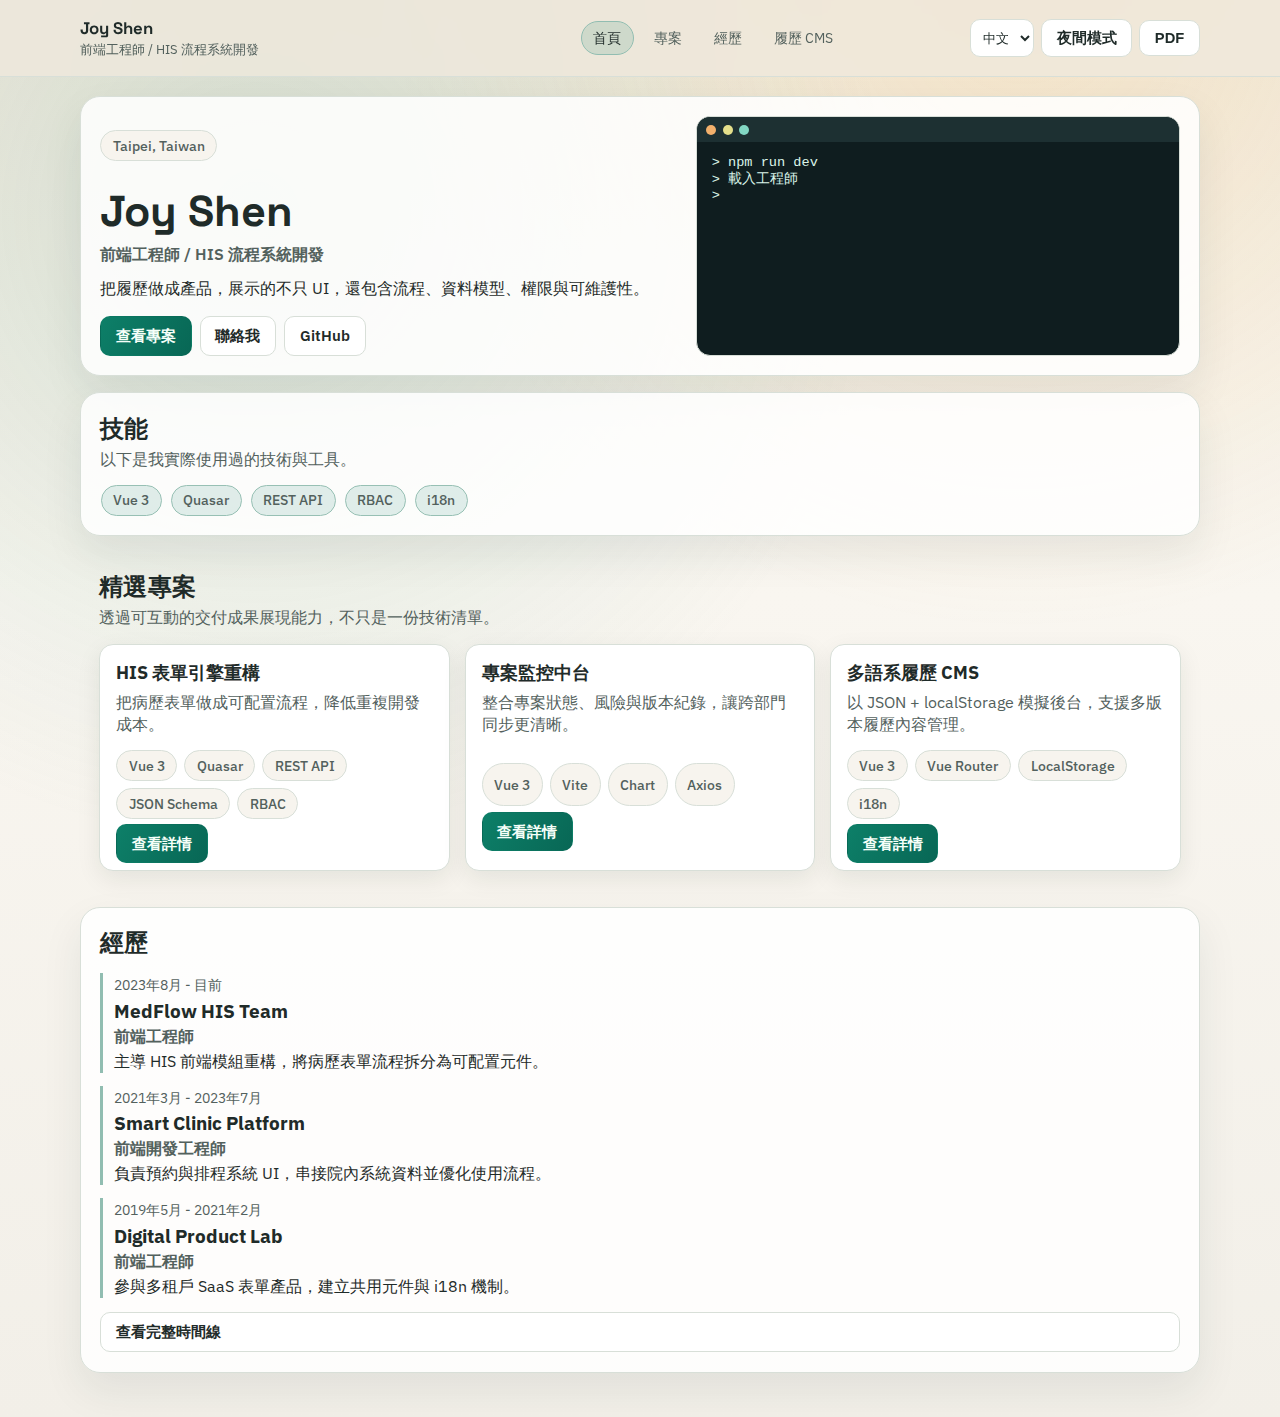
<file: index.html>
<!doctype html>
<html lang="en">
  <head>
    <meta charset="UTF-8" />
    <link rel="icon" type="image/svg+xml" href="/vite.svg" />
    <meta name="viewport" content="width=device-width, initial-scale=1.0" />
    <title>resume</title>
    <script type="module" crossorigin src="/assets/index-CC2-t0Cb.js"></script>
    <link rel="stylesheet" crossorigin href="/assets/index-DJk3wEJM.css">
  </head>
  <body>
    <div id="app"></div>
  </body>
</html>
</file>
<file: assets/index-DJk3wEJM.css>
@import"https://fonts.googleapis.com/css2?family=IBM+Plex+Sans:wght@400;500;600;700&family=Space+Grotesk:wght@500;700&display=swap";:root{--bg-base: #efe9dd;--bg-accent: #dde5d8;--bg-glow-1: rgba(98, 162, 136, .2);--bg-glow-2: rgba(255, 202, 121, .22);--bg-grad-mid: #f9f6f0;--bg-grad-end: #f2efe8;--surface: rgba(255, 255, 255, .86);--surface-strong: #ffffff;--surface-muted: #f7f4ee;--text-main: #1f2b29;--text-soft: #53615d;--accent: #0d7f68;--accent-strong: #086755;--danger: #b8473f;--danger-strong: #8b2f2f;--border: #d8dfd8;--btn-hover-border: #b8c8c3;--btn-hover-shadow: 0 6px 16px rgba(8, 26, 22, .1);--focus-ring: rgba(13, 127, 104, .3);--loading-border: #acc4bc;--loading-bg: rgba(255, 255, 255, .6);--shadow-soft: 0 18px 40px rgba(27, 56, 49, .08);--shadow-card: 0 8px 24px rgba(18, 34, 31, .08);--radius-lg: 20px;--radius-md: 14px;--radius-sm: 10px;--container: 1120px}*{box-sizing:border-box}body{margin:0;min-width:320px;font-family:IBM Plex Sans,Noto Sans TC,sans-serif;background:var(--bg-base)}#app{min-height:100vh}a{color:inherit;text-decoration:none}.app-shell{min-height:100vh;color:var(--text-main);background:radial-gradient(circle at 20% 15%,var(--bg-glow-1),transparent 40%),radial-gradient(circle at 80% 0%,var(--bg-glow-2),transparent 36%),linear-gradient(180deg,var(--bg-base),var(--bg-grad-mid) 42%,var(--bg-grad-end) 100%)}.app-main{width:min(var(--container),100% - 2.2rem);margin:0 auto;padding:1.2rem 0 2.8rem}.panel{background:var(--surface);border:1px solid var(--border);border-radius:var(--radius-lg);box-shadow:var(--shadow-soft)}.card{background:var(--surface-strong);border:1px solid var(--border);border-radius:var(--radius-md);box-shadow:var(--shadow-card)}.section-title{margin:0;font-family:Space Grotesk,IBM Plex Sans,sans-serif;letter-spacing:.01em;font-weight:700}.section-desc{margin:0;color:var(--text-soft)}.pill{display:inline-flex;align-items:center;gap:.35rem;border:1px solid var(--border);border-radius:999px;padding:.34rem .72rem;background:var(--surface-muted);color:var(--text-soft);font-size:.86rem;font-weight:500}.btn{border:1px solid var(--border);border-radius:10px;padding:.56rem .92rem;font-size:.92rem;font-weight:600;color:var(--text-main);background:var(--surface-strong);cursor:pointer;transition:transform .15s ease,box-shadow .15s ease,border-color .2s ease}.btn:hover{transform:translateY(-1px);border-color:var(--btn-hover-border);box-shadow:var(--btn-hover-shadow)}.btn:focus-visible{outline:3px solid var(--focus-ring);outline-offset:2px}.btn-primary{border-color:transparent;color:#f6fff9;background:linear-gradient(120deg,var(--accent),var(--accent-strong))}.btn-danger{border-color:transparent;color:#fff4f2;background:linear-gradient(120deg,var(--danger),var(--danger-strong))}.text-input,.text-area,.select-input{width:100%;border:1px solid var(--border);border-radius:var(--radius-sm);background:var(--surface-strong);color:var(--text-main);font:inherit;padding:.62rem .72rem}.text-area{min-height:110px;resize:vertical}.text-input::placeholder,.text-area::placeholder{color:var(--text-soft);opacity:.85}.loading-panel{padding:2.2rem;text-align:center;border-radius:var(--radius-lg);border:1px dashed var(--loading-border);background:var(--loading-bg);color:var(--text-soft)}[data-theme=midnight]{--bg-base: #0d1117;--bg-accent: #161b22;--bg-glow-1: rgba(47, 129, 247, .16);--bg-glow-2: rgba(56, 139, 253, .08);--bg-grad-mid: #0d1117;--bg-grad-end: #010409;--surface: rgba(22, 27, 34, .9);--surface-strong: #161b22;--surface-muted: #21262d;--text-main: #c9d1d9;--text-soft: #a6b2bf;--accent: #2f81f7;--accent-strong: #1f6feb;--danger: #f85149;--danger-strong: #da3633;--border: #30363d;--btn-hover-border: #8b949e;--btn-hover-shadow: 0 4px 16px rgba(1, 4, 9, .45);--focus-ring: rgba(56, 139, 253, .45);--loading-border: #30363d;--loading-bg: rgba(13, 17, 23, .65);--shadow-soft: 0 20px 44px rgba(1, 4, 9, .45);--shadow-card: 0 9px 22px rgba(1, 4, 9, .35)}[data-theme=midnight] .section-desc,[data-theme=midnight] .pill,[data-theme=midnight] .brand span,[data-theme=midnight] .nav-link,[data-theme=midnight] .timeline-item__period,[data-theme=midnight] .timeline-item__role,[data-theme=midnight] .result-count,[data-theme=midnight] .empty-state,[data-theme=midnight] .empty-skill,[data-theme=midnight] .field-label span{color:#b3bfcb}[data-theme=midnight] .text-input::placeholder,[data-theme=midnight] .text-area::placeholder{color:#98a4b3;opacity:1}@media(max-width:880px){.app-main{width:min(var(--container),100% - 1.2rem)}}@media print{body,.app-shell{background:#fff}.app-main{width:100%;padding:0}.no-print{display:none!important}.panel,.card{box-shadow:none!important;border:1px solid #d6d6d6}}.topbar[data-v-03f45039]{position:sticky;top:0;z-index:20;-webkit-backdrop-filter:blur(10px);backdrop-filter:blur(10px);background:color-mix(in srgb,var(--bg-base) 76%,transparent);border-bottom:1px solid var(--border)}.topbar__inner[data-v-03f45039]{width:min(var(--container),100% - 2.2rem);margin:0 auto;min-height:76px;display:grid;align-items:center;gap:.9rem;grid-template-columns:1.3fr 1fr auto}.brand[data-v-03f45039]{display:flex;flex-direction:column;gap:.1rem;color:var(--text-main)}.brand strong[data-v-03f45039]{font-family:Space Grotesk,IBM Plex Sans,sans-serif;font-size:1.05rem}.brand span[data-v-03f45039]{font-size:.84rem;color:var(--text-soft)}.nav-links[data-v-03f45039]{display:flex;gap:.45rem;flex-wrap:wrap}.nav-link[data-v-03f45039]{border-radius:999px;padding:.42rem .72rem;font-size:.88rem;border:1px solid transparent;color:var(--text-soft)}.nav-link.is-active[data-v-03f45039]{border-color:color-mix(in srgb,var(--accent) 35%,var(--border));background:color-mix(in srgb,var(--accent) 14%,transparent);color:var(--text-main)}.toolbar[data-v-03f45039]{display:flex;align-items:center;gap:.42rem}.compact[data-v-03f45039]{width:auto;padding:.52rem;font-size:.82rem}@media(max-width:1020px){.topbar__inner[data-v-03f45039]{width:min(var(--container),100% - 1.2rem);padding:.62rem 0;grid-template-columns:1fr}.toolbar[data-v-03f45039]{flex-wrap:wrap}}.terminal[data-v-c139fe5f]{border:1px solid var(--border);border-radius:var(--radius-md);overflow:hidden;background:#0f1d1f}.terminal__head[data-v-c139fe5f]{display:flex;gap:.4rem;align-items:center;padding:.46rem .56rem;background:#1d3032}.terminal__head span[data-v-c139fe5f]{width:.62rem;height:.62rem;border-radius:999px;background:#f3b06c}.terminal__head span[data-v-c139fe5f]:nth-child(2){background:#e4df8b}.terminal__head span[data-v-c139fe5f]:nth-child(3){background:#82d7c3}.terminal__body[data-v-c139fe5f]{margin:0;padding:.8rem .9rem;color:#daf4e9;font-family:IBM Plex Sans,monospace;font-size:.85rem;min-height:7.6rem}.terminal__body code[data-v-c139fe5f]{display:block;white-space:pre-wrap}.terminal__cursor[data-v-c139fe5f]{color:#81dbc4}.project-card[data-v-398fa324]{display:grid;gap:.9rem;padding:1rem}.project-card h3[data-v-398fa324]{margin:0;font-size:1.1rem}.project-card p[data-v-398fa324]{margin:.45rem 0 0;color:var(--text-soft)}.tag-list[data-v-398fa324]{display:flex;gap:.44rem;flex-wrap:wrap}.home-grid[data-v-78532699]{display:grid;gap:1rem}.hero[data-v-78532699]{display:grid;gap:1rem;padding:1.2rem;grid-template-columns:1.2fr 1fr}.hero h1[data-v-78532699]{margin:.5rem 0 0;font-size:clamp(1.9rem,4vw,2.7rem);font-family:Space Grotesk,IBM Plex Sans,sans-serif}.hero__title[data-v-78532699]{margin:.3rem 0 0;color:var(--text-soft);font-weight:600}.hero__summary[data-v-78532699]{margin:.8rem 0 0;max-width:60ch}.hero__actions[data-v-78532699]{margin-top:1rem;display:flex;gap:.5rem;flex-wrap:wrap}.section[data-v-78532699]{display:grid;gap:.9rem;padding:1.2rem}.section-head[data-v-78532699]{display:grid;gap:.25rem}.skills-cloud[data-v-78532699]{display:flex;flex-wrap:wrap;gap:.5rem}.skill-chip[data-v-78532699]{border-color:color-mix(in srgb,var(--accent) 32%,var(--border));background:color-mix(in srgb,var(--accent) 12%,transparent);margin:0 .5px}.empty-skill[data-v-78532699]{margin:0;color:var(--text-soft)}.project-grid[data-v-78532699]{display:grid;gap:.9rem;grid-template-columns:repeat(3,minmax(0,1fr))}.timeline-preview[data-v-78532699]{display:grid;gap:.8rem}.timeline-item[data-v-78532699]{border-left:3px solid color-mix(in srgb,var(--accent) 35%,var(--border));padding-left:.7rem}.timeline-item h3[data-v-78532699],.timeline-item p[data-v-78532699]{margin:.2rem 0 0}.timeline-item__period[data-v-78532699]{color:var(--text-soft);font-size:.85rem}.timeline-item__role[data-v-78532699]{color:var(--text-soft);font-weight:600}@media(max-width:960px){.hero[data-v-78532699],.project-grid[data-v-78532699]{grid-template-columns:1fr}}.filters[data-v-c9ee564e]{display:flex;gap:.5rem;flex-wrap:wrap}.filters .btn[data-v-c9ee564e]{padding:.42rem .72rem;font-size:.82rem}.filters .btn.is-active[data-v-c9ee564e]{border-color:color-mix(in srgb,var(--accent) 50%,var(--border));background:color-mix(in srgb,var(--accent) 20%,transparent)}.projects-wrap[data-v-3f1b8c85]{display:grid;gap:1rem;padding:1.2rem}.controls[data-v-3f1b8c85]{display:grid;gap:.7rem}.result-count[data-v-3f1b8c85]{margin:0;color:var(--text-soft)}.project-grid[data-v-3f1b8c85]{display:grid;gap:.9rem;grid-template-columns:repeat(2,minmax(0,1fr))}.empty-state[data-v-3f1b8c85]{margin:0;color:var(--text-soft)}@media(max-width:960px){.project-grid[data-v-3f1b8c85]{grid-template-columns:1fr}}.detail-wrap[data-v-31f9c98c]{display:grid;gap:.9rem;padding:1.2rem}.back-btn[data-v-31f9c98c]{width:fit-content}.detail-head h1[data-v-31f9c98c]{margin:0;font-size:clamp(1.5rem,3vw,2.2rem);font-family:Space Grotesk,IBM Plex Sans,sans-serif}.detail-head p[data-v-31f9c98c]{margin:.6rem 0 0}.meta[data-v-31f9c98c]{margin-top:.7rem;display:flex;gap:.45rem;flex-wrap:wrap}.block[data-v-31f9c98c]{padding:.9rem;gap:.62rem}.block p[data-v-31f9c98c]{margin:.45rem 0 0;color:var(--text-soft)}.impact-list[data-v-31f9c98c]{margin:.6rem 0 0;padding-left:1.2rem;color:var(--text-soft)}.tag-list[data-v-31f9c98c]{margin-top:.6rem;display:flex;gap:.5rem;flex-wrap:wrap}.empty-text[data-v-31f9c98c]{margin:.5rem 0 0;color:var(--text-soft)}.shot-grid[data-v-31f9c98c]{margin-top:.6rem;display:grid;gap:.7rem;grid-template-columns:repeat(2,minmax(0,1fr))}.shot[data-v-31f9c98c]{margin:0;padding:.8rem;display:grid;gap:.5rem}.shot img[data-v-31f9c98c]{width:100%;aspect-ratio:16/9;object-fit:contain;border-radius:10px;background:var(--surface-muted);border:1px solid var(--border)}.shot figcaption[data-v-31f9c98c]{color:var(--text-soft);font-size:.85rem}.link-row[data-v-31f9c98c]{display:flex;gap:.5rem;flex-wrap:wrap}@media(max-width:880px){.shot-grid[data-v-31f9c98c]{grid-template-columns:1fr}}.timeline-wrap[data-v-7f042e75]{display:grid;gap:1rem;padding:1.2rem}.timeline-list[data-v-7f042e75]{display:grid;gap:.8rem}.timeline-item[data-v-7f042e75]{position:relative;display:grid;gap:.8rem;grid-template-columns:18px 1fr;align-items:stretch;padding:.9rem}.timeline-item__line[data-v-7f042e75]{border-radius:999px;background:linear-gradient(180deg,var(--accent),color-mix(in srgb,var(--accent) 30%,transparent))}.timeline-item h2[data-v-7f042e75]{margin:0;font-size:1.12rem}.timeline-item__period[data-v-7f042e75]{margin:0;color:var(--text-soft);font-size:.86rem}.timeline-item__role[data-v-7f042e75]{margin:.42rem 0 0;color:var(--text-soft);font-weight:600}.timeline-item__summary[data-v-7f042e75]{margin:.42rem 0 0}.timeline-item ul[data-v-7f042e75]{margin:.54rem 0 0;padding-left:1rem;color:var(--text-soft)}.admin-wrap[data-v-78120089]{display:grid;gap:1rem;padding:1.2rem}.toast-wrap[data-v-78120089]{position:fixed;left:50%;top:clamp(3.8rem,18vh,8.5rem);transform:translate(-50%);width:min(560px,calc(100vw - 1.4rem));display:grid;gap:.45rem;z-index:999;pointer-events:none}.login-box[data-v-78120089]{display:grid;gap:.7rem;max-width:420px;padding:1rem}.login-box h2[data-v-78120089]{margin:0}.error-text[data-v-78120089]{margin:0;color:#c24940}.admin-grid[data-v-78120089]{display:grid;gap:.9rem;grid-template-columns:repeat(2,minmax(0,1fr))}.edit-card[data-v-78120089]{padding:1rem;display:grid;gap:.7rem;min-width:0;align-content:start}.edit-card h2[data-v-78120089]{margin:0;font-size:1.1rem}.field-label[data-v-78120089]{display:grid;gap:.35rem;align-content:start}.field-label span[data-v-78120089]{color:var(--text-soft);font-size:.86rem}.bilingual-field[data-v-78120089]{display:grid;gap:.45rem;align-content:start}.bilingual-title[data-v-78120089]{margin:0;font-size:.92rem;font-weight:700;color:var(--text-main)}.locale-label[data-v-78120089]{display:inline-block;font-size:.8rem;font-weight:600;letter-spacing:.01em}.order-list[data-v-78120089]{display:grid;gap:.5rem}.order-row[data-v-78120089]{display:flex;align-items:center;justify-content:space-between;gap:.8rem;border:1px solid var(--border);border-radius:var(--radius-sm);padding:.52rem .6rem}.order-actions[data-v-78120089]{display:flex;gap:.35rem}.tech-editor[data-v-78120089]{margin-top:.4rem;display:grid;gap:.6rem}.tech-input-row[data-v-78120089]{display:grid;grid-template-columns:1fr auto;gap:.5rem}.tech-list[data-v-78120089]{display:grid;gap:.45rem}.tech-row[data-v-78120089]{display:flex;align-items:center;justify-content:space-between;gap:.6rem}.empty-tech[data-v-78120089]{margin:0;color:var(--text-soft)}.experience-actions[data-v-78120089]{display:flex;gap:.5rem;flex-wrap:wrap}.date-grid[data-v-78120089]{display:grid;grid-template-columns:repeat(2,minmax(0,1fr));gap:.5rem}.short-area[data-v-78120089]{min-height:84px}.hint-text[data-v-78120089]{margin:0;color:var(--text-soft);font-size:.84rem}.save-notice[data-v-78120089]{margin:0;padding:.5rem .65rem;border-radius:var(--radius-sm);border:1px solid transparent;font-size:.84rem;font-weight:600;box-shadow:0 10px 26px #14241e33}.save-notice--success[data-v-78120089]{color:#1f6a39;background:#e9f7ef;border-color:#bfe3ca}.save-notice--error[data-v-78120089]{color:#8b2f2f;background:#fdeeee;border-color:#e8bcbc}.action-card[data-v-78120089]{align-content:start}@media(max-width:980px){.admin-grid[data-v-78120089]{grid-template-columns:1fr}.order-row[data-v-78120089],.tech-row[data-v-78120089]{flex-direction:column;align-items:flex-start}.date-grid[data-v-78120089]{grid-template-columns:1fr}}
</file>
